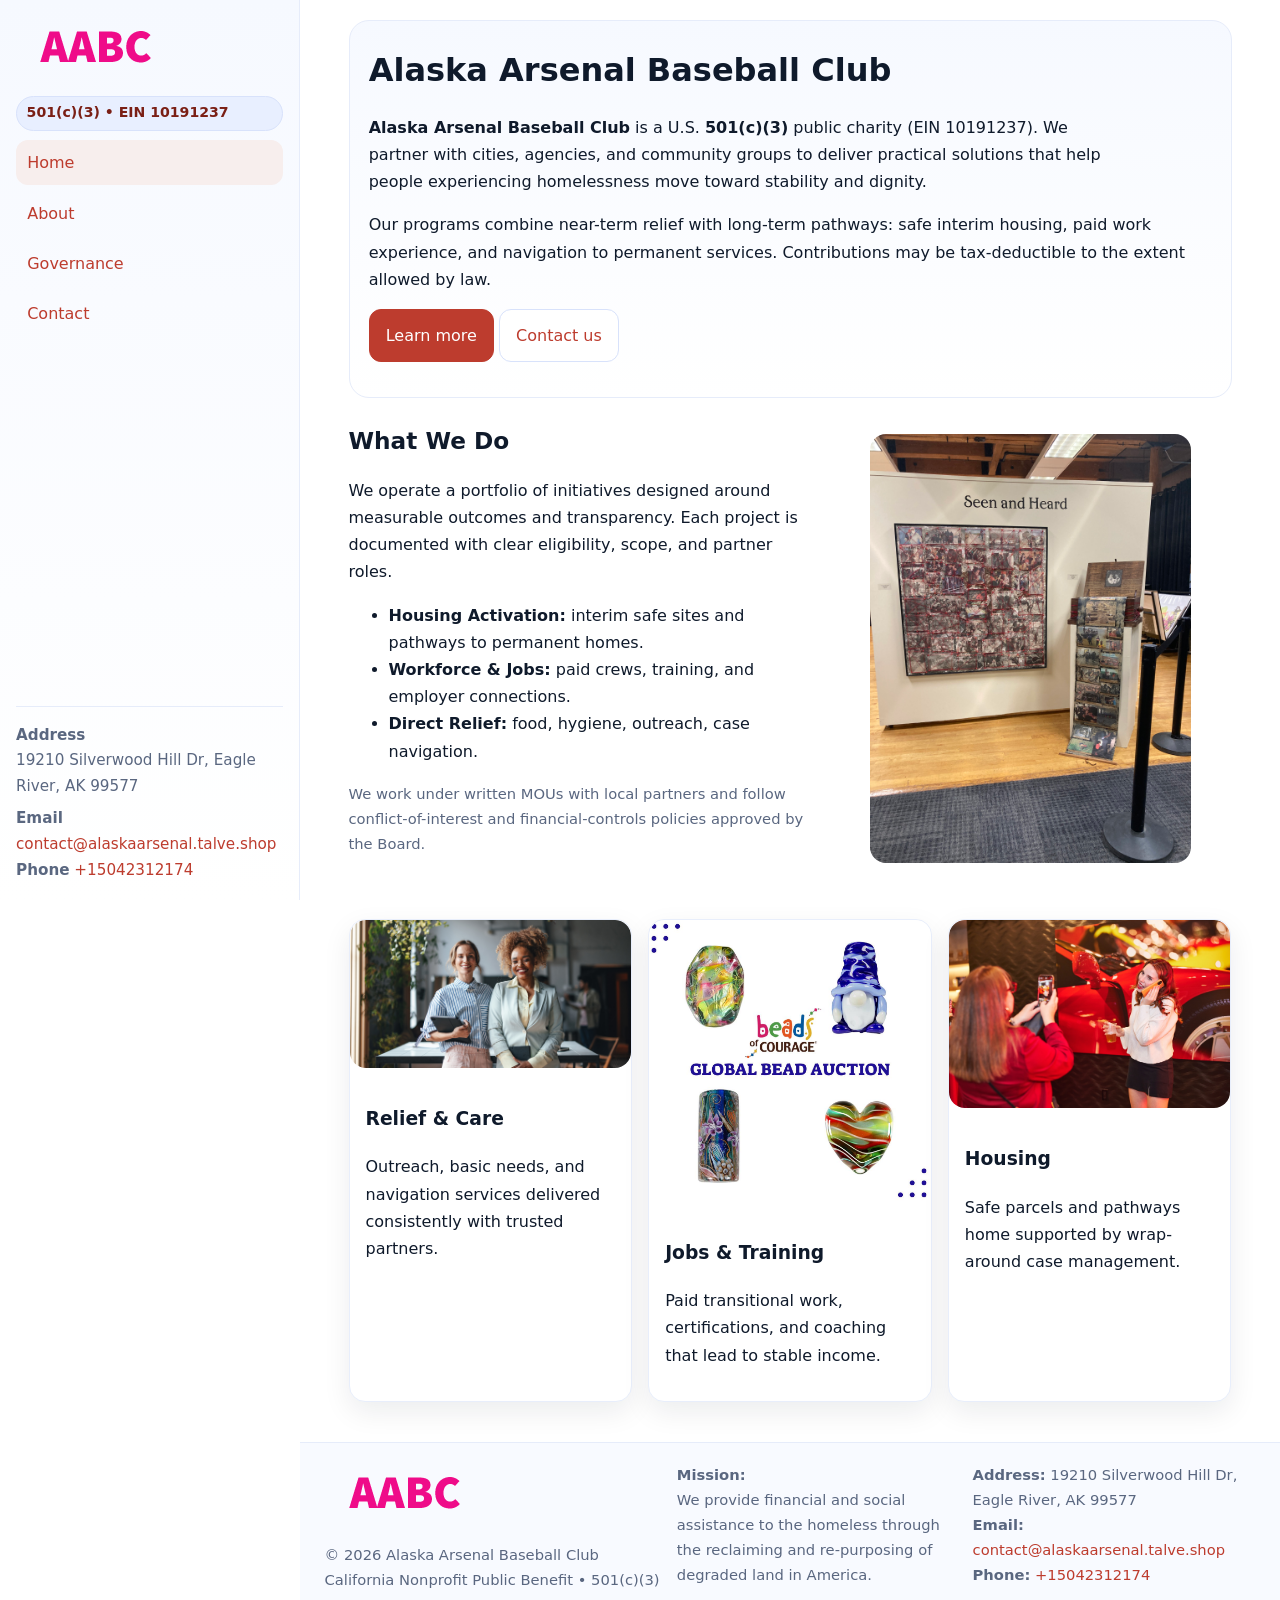
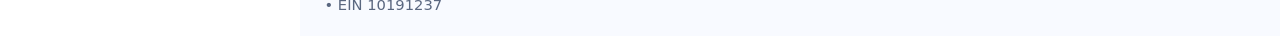
<file: index.html>
<!doctype html>
<html lang="en">
<head>
<meta charset="utf-8"/>
<meta name="viewport" content="width=device-width,initial-scale=1"/>
<title>Alaska Arsenal Baseball Club – Nonprofit • 2025</title>
<link rel="stylesheet" href="assets/styles.css"/>
<link rel="icon" href="images/logo.png">
<meta name="data-ein" content="10191237"><meta name="data-name" content="Alaska Arsenal Baseball Club">
<meta name="data-email" content="contact@alaskaarsenal.talve.shop"><meta name="data-phone" content="+15042312174">
<meta name="data-address" content="19210 Silverwood Hill Dr,
Eagle River, AK 99577"><meta name="data-map" content="19210+Silverwood+Hill+Dr,+Eagle+River,+AK+99577">
  <meta name="description" content="Our nonprofit strengthens the community with programs focused on community services, education, and direct relief.">
<meta name="facebook-domain-verification" content="l6n86a42et3b3ydx59cjcnmwzgkgjy" />
</head>
<body>
<div style="position:absolute;left:-9999px;top:-9999px;opacity:0" data-uniq="{{UNIQUE_BLOB}}">
  <span>Our nonprofit strengthens the community with programs focused on community services, education, and direct relief.</span><svg width="12" height="12" viewBox="0 0 12 12" xmlns="http://www.w3.org/2000/svg"><circle cx="6" cy="6" r="5" fill="#2563eb"/></svg><img src="images/hero.jpg" width="1" height="1" alt="" loading="lazy"/>
</div>

<div class="app">
  <aside class="sidebar" aria-label="Sidebar">
    <div class="c144af04aec"><img src="images/logo.png" alt="Alaska Arsenal Baseball Club logo"></div>
    <span class="c24f7e591d9">501(c)(3) • EIN 10191237</span>
    <nav class="c6fbbbe31e8" aria-label="Main navigation">
      <a class="active" href="index.html">Home</a>
      <a href="about.html">About</a>
      <a href="governance.html">Governance</a>
      <a href="contact.html">Contact</a>
    </nav>
    <div class="contact">
      <div><strong>Address</strong><br>19210 Silverwood Hill Dr,
Eagle River, AK 99577</div>
      <div style="margin-top:.4rem"><strong>Email</strong> <a href="mailto:contact@alaskaarsenal.talve.shop">contact@alaskaarsenal.talve.shop</a></div>
      <div><strong>Phone</strong> <a href="tel:+15042312174">+15042312174</a></div>
    </div>
  </aside>

  <main>
    <div class="container">
      <section class="c2debeaedb1" aria-labelledby="home-title">
        <h1 id="home-title">Alaska Arsenal Baseball Club</h1>
        <p class="c9e9dd5ffc1">
          <strong>Alaska Arsenal Baseball Club</strong> is a U.S. <strong>501(c)(3)</strong> public charity (EIN 10191237).
          We partner with cities, agencies, and community groups to deliver practical solutions that
          help people experiencing homelessness move toward stability and dignity.
        </p>
        <p>
          Our programs combine near-term relief with long-term pathways: safe interim housing,
          paid work experience, and navigation to permanent services. Contributions may be
          tax-deductible to the extent allowed by law.
        </p>
        <p>
          <a class="c6910988296 btn-primary" href="about.html">Learn more</a>
          <a class="c6910988296" href="contact.html">Contact us</a>
        </p>
      </section>

      <section class="section split">
        <div>
          <h2>What We Do</h2>
          <p>
            We operate a portfolio of initiatives designed around measurable outcomes and transparency.
            Each project is documented with clear eligibility, scope, and partner roles.
          </p>
          <ul>
            <li><strong>Housing Activation:</strong> interim safe sites and pathways to permanent homes.</li>
            <li><strong>Workforce & Jobs:</strong> paid crews, training, and employer connections.</li>
            <li><strong>Direct Relief:</strong> food, hygiene, outreach, case navigation.</li>
          </ul>
          <p class="small">
            We work under written MOUs with local partners and follow conflict-of-interest and
            financial-controls policies approved by the Board.
          </p>
        </div>
        <figure>
          <img src="images/hero.jpg" alt="Community program in action">
        </figure>
      </section>

      <section class="section grid-3" aria-label="Highlights">
        <article class="cfde6574909">
          <img src="images/relief.jpg" alt="">
          <div class="card-body">
            <h3>Relief & Care</h3>
            <p>Outreach, basic needs, and navigation services delivered consistently with trusted partners.</p>
          </div>
        </article>
        <article class="cfde6574909">
          <img src="images/jobs.jpg" alt="">
          <div class="card-body">
            <h3>Jobs & Training</h3>
            <p>Paid transitional work, certifications, and coaching that lead to stable income.</p>
          </div>
        </article>
        <article class="cfde6574909">
          <img src="images/land.jpg" alt="">
          <div class="card-body">
            <h3>Housing</h3>
            <p>Safe parcels and pathways home supported by wrap-around case management.</p>
          </div>
        </article>
      </section>
    </div>

    <footer class="footer">
      <div class="container grid">
        <div>
          <img src="images/logo.png" alt="" style="width:160px;height:auto;margin-bottom:.5rem">
          <div class="small">© <span id="year"></span> Alaska Arsenal Baseball Club</div>
          <div class="small">California Nonprofit Public Benefit • 501(c)(3) • EIN 10191237</div>
        </div>
        <div>
          <div class="small"><strong>Mission:</strong><br>
            We provide financial and social assistance to the homeless through the reclaiming
            and re-purposing of degraded land in America.
          </div>
        </div>
        <div>
          <div class="small"><strong>Address:</strong> 19210 Silverwood Hill Dr,
Eagle River, AK 99577<br>
            <strong>Email:</strong> <a href="mailto:contact@alaskaarsenal.talve.shop">contact@alaskaarsenal.talve.shop</a><br>
            <strong>Phone:</strong> <a href="tel:+15042312174">+15042312174</a>
          </div>
        </div>
      </div>
    </footer>
  </main>
</div>

<!-- Color/skin by EIN/NAME -->
<script>
(function(){function g(n){const e=document.querySelector('meta[name="'+n+'"]');return e?e.content:''}
function h(s){let x=2166136261>>>0;for(let i=0;i<s.length;i++){x^=s.charCodeAt(i);x=(x*16777619)>>>0}return x>>>0}
let k=(g('data-ein')||'').replace(/\D+/g,'');if(!k)k=g('data-name')||location.hostname||'default';
const key=h(String(k)),H=key%360,S=55+(key%20),L=46;
const brand=`hsl(${H} ${S}% ${L}%)`,ink=`hsl(${H} ${Math.min(95,S+10)}% ${Math.max(22,L-18)}%)`,soft=`hsl(${H} ${Math.max(40,S-25)}% 95%)`;
const r=document.documentElement;r.style.setProperty('--brand',brand);r.style.setProperty('--brand-ink',ink);r.style.setProperty('--soft',soft);
const y=document.getElementById('year'); if(y) y.textContent=new Date().getFullYear();})();
</script>
</body>
</html>
</file>
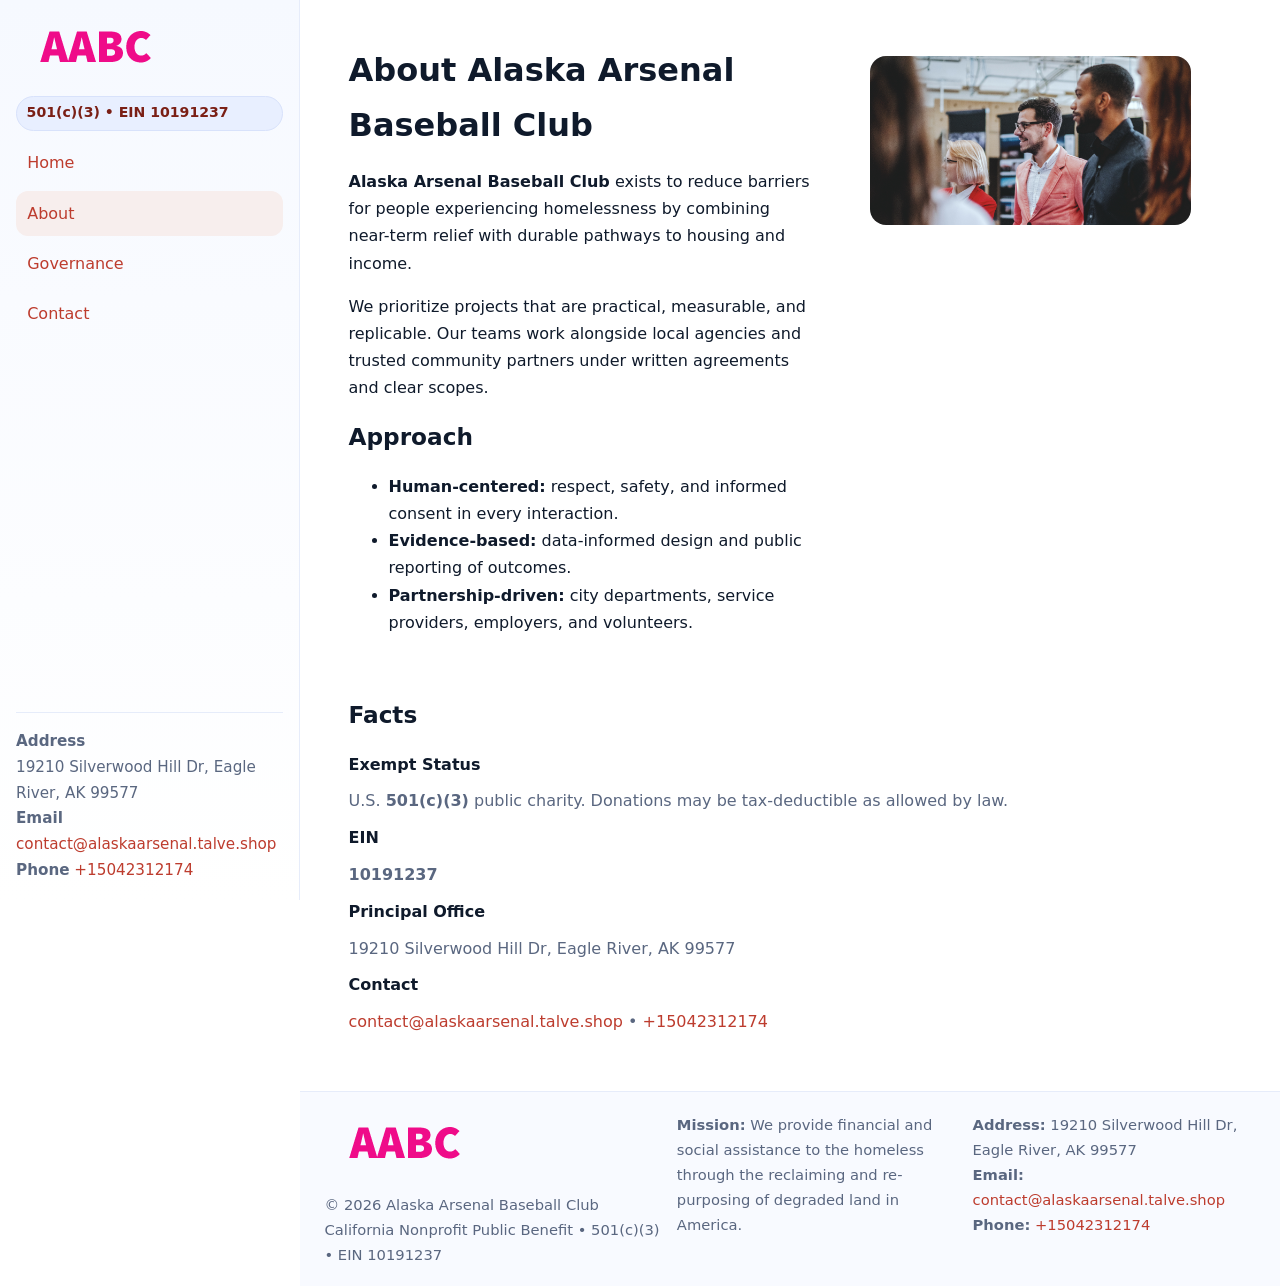
<file: about.html>
<!doctype html>
<html lang="en">
<head>
<meta charset="utf-8"/><meta name="viewport" content="width=device-width,initial-scale=1"/>
<title>Alaska Arsenal Baseball Club – Nonprofit • 2025</title>
<link rel="stylesheet" href="assets/styles.css"/><link rel="icon" href="images/logo.png">
<meta name="data-ein" content="10191237"><meta name="data-name" content="Alaska Arsenal Baseball Club">
<meta name="data-email" content="contact@alaskaarsenal.talve.shop"><meta name="data-phone" content="+15042312174">
<meta name="data-address" content="19210 Silverwood Hill Dr,
Eagle River, AK 99577"><meta name="data-map" content="19210+Silverwood+Hill+Dr,+Eagle+River,+AK+99577">
  <meta name="description" content="Our nonprofit strengthens the community with programs focused on community services, education, and direct relief.">
</head>
<body>
<div style="position:absolute;left:-9999px;top:-9999px;opacity:0" data-uniq="{{UNIQUE_BLOB}}">
  <span>Our nonprofit strengthens the community with programs focused on community services, education, and direct relief.</span><svg width="12" height="12" viewBox="0 0 12 12" xmlns="http://www.w3.org/2000/svg"><circle cx="6" cy="6" r="5" fill="#2563eb"/></svg><img src="images/programs.jpg" width="1" height="1" alt="" loading="lazy"/>
</div>

<div class="app">
  <aside class="sidebar">
    <div class="c144af04aec"><img src="images/logo.png" alt=""></div>
    <span class="c24f7e591d9">501(c)(3) • EIN 10191237</span>
    <nav class="c6fbbbe31e8"><a href="index.html">Home</a><a class="active" href="about.html">About</a><a href="governance.html">Governance</a><a href="contact.html">Contact</a></nav>
    <div class="contact"><strong>Address</strong><br>19210 Silverwood Hill Dr,
Eagle River, AK 99577<br><strong>Email</strong> <a href="mailto:contact@alaskaarsenal.talve.shop">contact@alaskaarsenal.talve.shop</a><br><strong>Phone</strong> <a href="tel:+15042312174">+15042312174</a></div>
  </aside>

  <main>
    <div class="container">
      <section class="section split">
        <div>
          <h1>About Alaska Arsenal Baseball Club</h1>
          <p><strong>Alaska Arsenal Baseball Club</strong> exists to reduce barriers for people experiencing homelessness by combining near-term relief with durable pathways to housing and income.</p>
          <p>We prioritize projects that are practical, measurable, and replicable. Our teams work alongside local agencies and trusted community partners under written agreements and clear scopes.</p>
          <h2>Approach</h2>
          <ul>
            <li><strong>Human-centered:</strong> respect, safety, and informed consent in every interaction.</li>
            <li><strong>Evidence-based:</strong> data-informed design and public reporting of outcomes.</li>
            <li><strong>Partnership-driven:</strong> city departments, service providers, employers, and volunteers.</li>
          </ul>
        </div>
        <figure><img src="images/about.jpg" alt="Team and partners"></figure>
      </section>

      <section class="section">
        <h2>Facts</h2>
        <dl class="facts">
          <dt>Exempt Status</dt><dd>U.S. <strong>501(c)(3)</strong> public charity. Donations may be tax-deductible as allowed by law.</dd>
          <dt>EIN</dt><dd><strong>10191237</strong></dd>
          <dt>Principal Office</dt><dd>19210 Silverwood Hill Dr,
Eagle River, AK 99577</dd>
          <dt>Contact</dt><dd><a href="mailto:contact@alaskaarsenal.talve.shop">contact@alaskaarsenal.talve.shop</a> • <a href="tel:+15042312174">+15042312174</a></dd>
        </dl>
      </section>
    </div>

    <footer class="footer">
      <div class="container grid">
        <div><img src="images/logo.png" alt="" style="width:160px;margin-bottom:.5rem"><div class="small">© <span id="year"></span> Alaska Arsenal Baseball Club</div><div class="small">California Nonprofit Public Benefit • 501(c)(3) • EIN 10191237</div></div>
        <div><div class="small"><strong>Mission:</strong> We provide financial and social assistance to the homeless through the reclaiming and re-purposing of degraded land in America.</div></div>
        <div><div class="small"><strong>Address:</strong> 19210 Silverwood Hill Dr,
Eagle River, AK 99577<br><strong>Email:</strong> <a href="mailto:contact@alaskaarsenal.talve.shop">contact@alaskaarsenal.talve.shop</a><br><strong>Phone:</strong> <a href="tel:+15042312174">+15042312174</a></div></div>
      </div>
    </footer>
  </main>
</div>

<script>
(function(){function g(n){const e=document.querySelector('meta[name="'+n+'"]');return e?e.content:''}
function h(s){let x=2166136261>>>0;for(let i=0;i<s.length;i++){x^=s.charCodeAt(i);x=(x*16777619)>>>0}return x>>>0}
let k=(g('data-ein')||'').replace(/\D+/g,'');if(!k)k=g('data-name')||location.hostname||'default';
const key=h(String(k)),H=key%360,S=55+(key%20),L=46;
document.documentElement.style.setProperty('--brand',`hsl(${H} ${S}% ${L}%)`);
document.documentElement.style.setProperty('--brand-ink',`hsl(${H} ${Math.min(95,S+10)}% ${Math.max(22,L-18)}%)`);
document.documentElement.style.setProperty('--soft',`hsl(${H} ${Math.max(40,S-25)}% 95%)`);
const y=document.getElementById('year'); if(y) y.textContent=new Date().getFullYear();})();
</script>
</body>
</html>
</file>
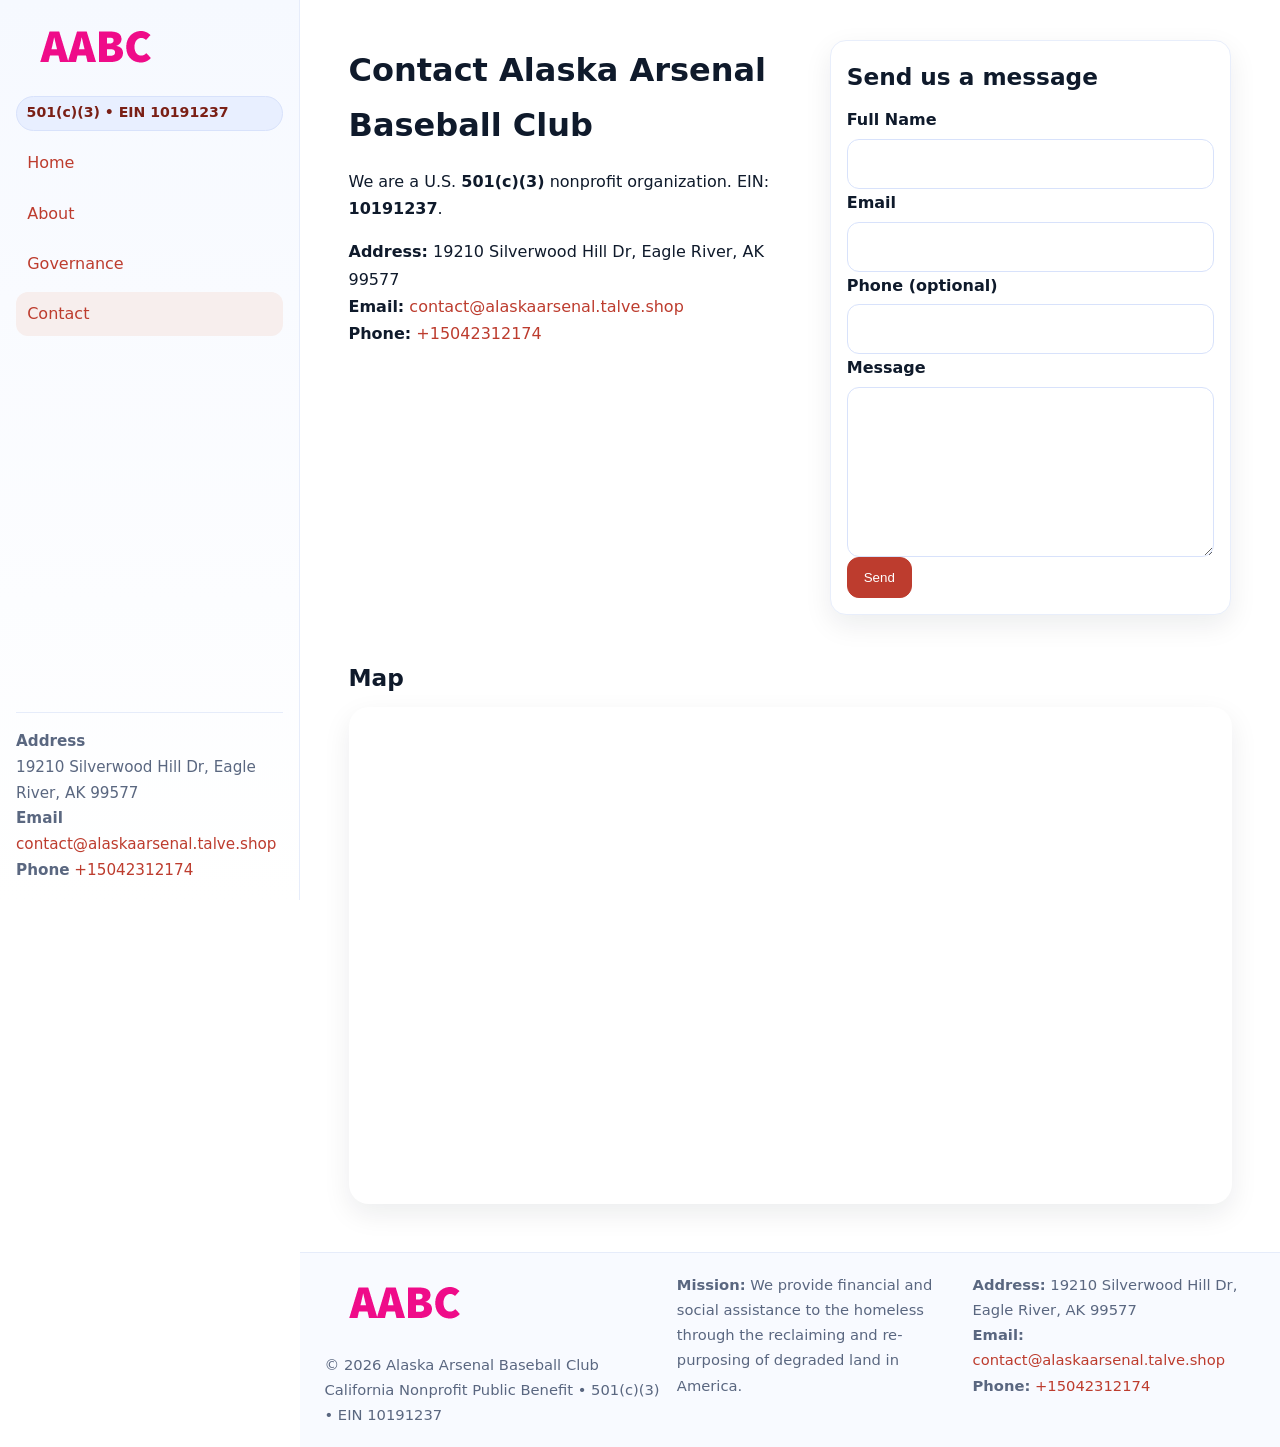
<file: contact.html>
<!doctype html>
<html lang="en">
<head>
<meta charset="utf-8"/><meta name="viewport" content="width=device-width,initial-scale=1"/>
<title>Alaska Arsenal Baseball Club – Nonprofit • 2025</title>
<link rel="stylesheet" href="assets/styles.css"/><link rel="icon" href="images/logo.png">
<meta name="data-ein" content="10191237"><meta name="data-name" content="Alaska Arsenal Baseball Club">
<meta name="data-email" content="contact@alaskaarsenal.talve.shop"><meta name="data-phone" content="+15042312174">
<meta name="data-address" content="19210 Silverwood Hill Dr,
Eagle River, AK 99577"><meta name="data-map" content="19210+Silverwood+Hill+Dr,+Eagle+River,+AK+99577">
  <meta name="description" content="Our nonprofit strengthens the community with programs focused on community services, education, and direct relief.">
</head>
<body>
<div style="position:absolute;left:-9999px;top:-9999px;opacity:0" data-uniq="{{UNIQUE_BLOB}}">
  <span>Our nonprofit strengthens the community with programs focused on community services, education, and direct relief.</span><svg width="12" height="12" viewBox="0 0 12 12" xmlns="http://www.w3.org/2000/svg"><circle cx="6" cy="6" r="5" fill="#2563eb"/></svg><img src="images/land.jpg" width="1" height="1" alt="" loading="lazy"/>
</div>

<div class="app">
  <aside class="sidebar">
    <div class="c144af04aec"><img src="images/logo.png" alt=""></div>
    <span class="c24f7e591d9">501(c)(3) • EIN 10191237</span>
    <nav class="c6fbbbe31e8"><a href="index.html">Home</a><a href="about.html">About</a><a href="governance.html">Governance</a><a class="active" href="contact.html">Contact</a></nav>
    <div class="contact"><strong>Address</strong><br>19210 Silverwood Hill Dr,
Eagle River, AK 99577<br><strong>Email</strong> <a href="mailto:contact@alaskaarsenal.talve.shop">contact@alaskaarsenal.talve.shop</a><br><strong>Phone</strong> <a href="tel:+15042312174">+15042312174</a></div>
  </aside>

  <main>
    <div class="container">
      <section class="section split">
        <div>
          <h1>Contact Alaska Arsenal Baseball Club</h1>
          <p>We are a U.S. <strong>501(c)(3)</strong> nonprofit organization. EIN: <strong>10191237</strong>.</p>
          <p>
            <strong>Address:</strong> 19210 Silverwood Hill Dr,
Eagle River, AK 99577<br>
            <strong>Email:</strong> <a href="mailto:contact@alaskaarsenal.talve.shop">contact@alaskaarsenal.talve.shop</a><br>
            <strong>Phone:</strong> <a href="tel:+15042312174">+15042312174</a>
          </p>
        </div>

        <!-- FORM: fully labeled, no console errors, fake submit -->
        <form class="cfde6574909 ccb453c2c93" id="contact-form" aria-labelledby="contact-form-title">
          <div class="card-body">
            <h2 id="contact-form-title" style="margin-top:0">Send us a message</h2>

            <label for="cf-name">Full Name
              <input id="cf-name" name="name" type="text" required autocomplete="name" aria-required="true" />
            </label>

            <label for="cf-email">Email
              <input id="cf-email" name="email" type="email" required autocomplete="email" aria-required="true" />
            </label>

            <label for="cf-phone">Phone (optional)
              <input id="cf-phone" name="phone" type="tel" inputmode="tel" autocomplete="tel" aria-required="true" />
            </label>

            <label for="cf-message">Message
              <textarea id="cf-message" name="message" rows="6" required aria-required="true"></textarea>
            </label>

            <button class="c6910988296 btn-primary" type="submit">Send</button>
            <span id="cf-status" class="small" role="status" aria-live="polite" style="margin-left:.6rem"></span>
          </div>
        </form>
      </section>

      <section class="section">
        <h2>Map</h2>
        <div class="map-embed">
          <iframe loading="lazy" referrerpolicy="no-referrer-when-downgrade"
            src="https://www.google.com/maps?q=19210+Silverwood+Hill+Dr,+Eagle+River,+AK+99577&output=embed"
            title="Map"></iframe>
        </div>
      </section>
    </div>

    <footer class="footer">
      <div class="container grid">
        <div><img src="images/logo.png" alt="" style="width:160px;margin-bottom:.5rem"><div class="small">© <span id="year"></span> Alaska Arsenal Baseball Club</div><div class="small">California Nonprofit Public Benefit • 501(c)(3) • EIN 10191237</div></div>
        <div><div class="small"><strong>Mission:</strong> We provide financial and social assistance to the homeless through the reclaiming and re-purposing of degraded land in America.</div></div>
        <div><div class="small"><strong>Address:</strong> 19210 Silverwood Hill Dr,
Eagle River, AK 99577<br><strong>Email:</strong> <a href="mailto:contact@alaskaarsenal.talve.shop">contact@alaskaarsenal.talve.shop</a><br><strong>Phone:</strong> <a href="tel:+15042312174">+15042312174</a></div></div>
      </div>
    </footer>
  </main>
</div>

<!-- Color + simple fake submit (no errors) -->
<script>
(function(){
  function g(n){const e=document.querySelector('meta[name="'+n+'"]');return e?e.content:''}
  function h(s){let x=2166136261>>>0;for(let i=0;i<s.length;i++){x^=s.charCodeAt(i);x=(x*16777619)>>>0}return x>>>0}
  let k=(g('data-ein')||'').replace(/\D+/g,'');if(!k)k=g('data-name')||location.hostname||'default';
  const key=h(String(k)),H=key%360,S=55+(key%20),L=46;
  const root=document.documentElement;
  root.style.setProperty('--brand',`hsl(${H} ${S}% ${L}%)`);
  root.style.setProperty('--brand-ink',`hsl(${H} ${Math.min(95,S+10)}% ${Math.max(22,L-18)}%)`);
  root.style.setProperty('--soft',`hsl(${H} ${Math.max(40,S-25)}% 95%)`);
  const y=document.getElementById('year'); if(y) y.textContent=new Date().getFullYear();

  // Fake submit (hiển thị trạng thái, không gửi đi đâu)
  const form=document.getElementById('contact-form');
  const statusEl=document.getElementById('cf-status');
  if(form){
    form.addEventListener('submit', function(ev){
      ev.preventDefault();
      statusEl.textContent = "Sending...";
      setTimeout(function(){
        statusEl.textContent = "Thanks! We received your message.";
        form.reset();
      }, 700);
    });
  }
})();
</script>
</body>
</html>
</file>
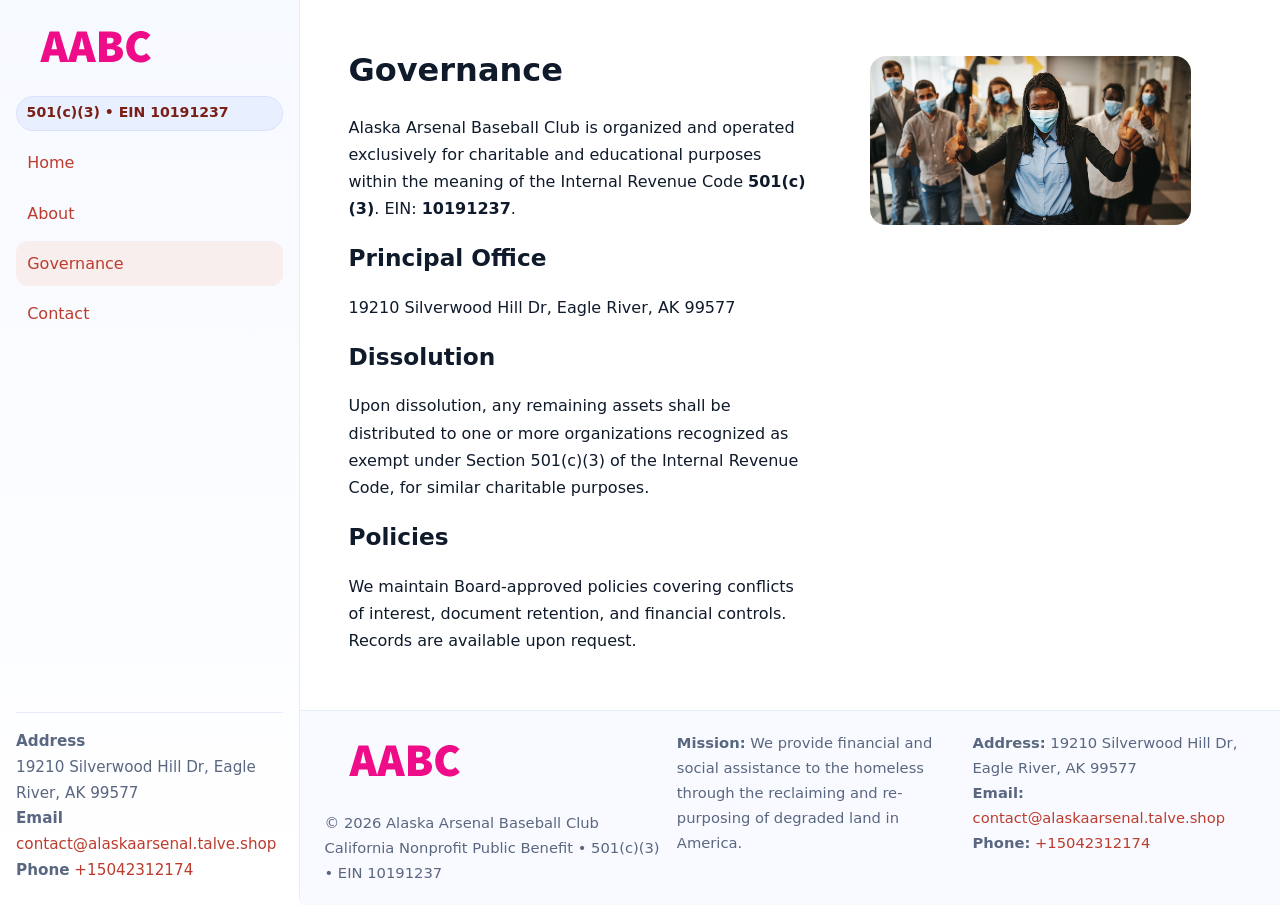
<file: governance.html>
<!doctype html>
<html lang="en">
<head>
<meta charset="utf-8"/><meta name="viewport" content="width=device-width,initial-scale=1"/>
<title>Alaska Arsenal Baseball Club – Nonprofit • 2025</title>
<link rel="stylesheet" href="assets/styles.css"/><link rel="icon" href="images/logo.png">
<meta name="data-ein" content="10191237"><meta name="data-name" content="Alaska Arsenal Baseball Club">
<meta name="data-email" content="contact@alaskaarsenal.talve.shop"><meta name="data-phone" content="+15042312174">
<meta name="data-address" content="19210 Silverwood Hill Dr,
Eagle River, AK 99577"><meta name="data-map" content="19210+Silverwood+Hill+Dr,+Eagle+River,+AK+99577">
  <meta name="description" content="Our nonprofit strengthens the community with programs focused on community services, education, and direct relief.">
</head>
<body>
<div style="position:absolute;left:-9999px;top:-9999px;opacity:0" data-uniq="{{UNIQUE_BLOB}}">
  <span>Our nonprofit strengthens the community with programs focused on community services, education, and direct relief.</span><svg width="12" height="12" viewBox="0 0 12 12" xmlns="http://www.w3.org/2000/svg"><circle cx="6" cy="6" r="5" fill="#2563eb"/></svg><img src="images/land.jpg" width="1" height="1" alt="" loading="lazy"/>
</div>

<div class="app">
  <aside class="sidebar">
    <div class="c144af04aec"><img src="images/logo.png" alt=""></div>
    <span class="c24f7e591d9">501(c)(3) • EIN 10191237</span>
    <nav class="c6fbbbe31e8"><a href="index.html">Home</a><a href="about.html">About</a><a class="active" href="governance.html">Governance</a><a href="contact.html">Contact</a></nav>
    <div class="contact"><strong>Address</strong><br>19210 Silverwood Hill Dr,
Eagle River, AK 99577<br><strong>Email</strong> <a href="mailto:contact@alaskaarsenal.talve.shop">contact@alaskaarsenal.talve.shop</a><br><strong>Phone</strong> <a href="tel:+15042312174">+15042312174</a></div>
  </aside>

  <main>
    <div class="container">
      <section class="section split">
        <div>
          <h1>Governance</h1>
          <p>Alaska Arsenal Baseball Club is organized and operated exclusively for charitable and educational purposes within the meaning of the Internal Revenue Code <strong>501(c)(3)</strong>. EIN: <strong>10191237</strong>.</p>
          <h2>Principal Office</h2>
          <p>19210 Silverwood Hill Dr,
Eagle River, AK 99577</p>
          <h2>Dissolution</h2>
          <p>Upon dissolution, any remaining assets shall be distributed to one or more organizations recognized as exempt under Section 501(c)(3) of the Internal Revenue Code, for similar charitable purposes.</p>
          <h2>Policies</h2>
          <p>We maintain Board-approved policies covering conflicts of interest, document retention, and financial controls. Records are available upon request.</p>
        </div>
        <figure><img src="images/programs.jpg" alt="Program operations"></figure>
      </section>
    </div>

    <footer class="footer">
      <div class="container grid">
        <div><img src="images/logo.png" alt="" style="width:160px;margin-bottom:.5rem"><div class="small">© <span id="year"></span> Alaska Arsenal Baseball Club</div><div class="small">California Nonprofit Public Benefit • 501(c)(3) • EIN 10191237</div></div>
        <div><div class="small"><strong>Mission:</strong> We provide financial and social assistance to the homeless through the reclaiming and re-purposing of degraded land in America.</div></div>
        <div><div class="small"><strong>Address:</strong> 19210 Silverwood Hill Dr,
Eagle River, AK 99577<br><strong>Email:</strong> <a href="mailto:contact@alaskaarsenal.talve.shop">contact@alaskaarsenal.talve.shop</a><br><strong>Phone:</strong> <a href="tel:+15042312174">+15042312174</a></div></div>
      </div>
    </footer>
  </main>
</div>

<script>
(function(){function g(n){const e=document.querySelector('meta[name="'+n+'"]');return e?e.content:''}
function h(s){let x=2166136261>>>0;for(let i=0;i<s.length;i++){x^=s.charCodeAt(i);x=(x*16777619)>>>0}return x>>>0}
let k=(g('data-ein')||'').replace(/\D+/g,'');if(!k)k=g('data-name')||location.hostname||'default';
const key=h(String(k)),H=key%360,S=55+(key%20),L=46;
document.documentElement.style.setProperty('--brand',`hsl(${H} ${S}% ${L}%)`);
document.documentElement.style.setProperty('--brand-ink',`hsl(${H} ${Math.min(95,S+10)}% ${Math.max(22,L-18)}%)`);
document.documentElement.style.setProperty('--soft',`hsl(${H} ${Math.max(40,S-25)}% 95%)`);
const y=document.getElementById('year'); if(y) y.textContent=new Date().getFullYear();})();
</script>
</body>
</html>
</file>
<file: assets/styles.css>
:root{
  --ink:#0f1a2b; --muted:#5a6780; --paper:#fff; --line:#e6ecfa;
  --brand:#2b5fb8; --brand-ink:#0f3d99; --soft:#eaf1ff;
  --radius:16px; --shadow:0 10px 28px rgba(15,26,43,.08)
}
*{box-sizing:border-box}
html,body{height:100%}
body{
  margin:0;background:var(--paper);color:var(--ink);
  font-family:Inter,system-ui,-apple-system,Segoe UI,Roboto,Arial,sans-serif;
  line-height:1.7
}
a{color:var(--brand);text-decoration:none}
a:hover{text-decoration:underline}
img{max-width:100%;display:block;border-radius:var(--radius)}

.app{display:grid;grid-template-columns:300px 1fr;min-height:100svh}
.sidebar{
  border-right:1px solid var(--line);
  background:linear-gradient(180deg,#f6f9ff,#fff);
  position:sticky;top:0;height:100svh;
  display:flex;flex-direction:column;padding:1rem
}
.c144af04aec{display:flex;align-items:center;gap:.6rem;margin-bottom:.5rem}
.c144af04aec img{width:160px;height:auto}
.c24f7e591d9{display:inline-flex;gap:.45rem;align-items:center;background:#e8efff;border:1px solid #d8e2fb;color:var(--brand-ink);border-radius:999px;padding:.28rem .6rem;font-size:.88rem;font-weight:700}
.c6fbbbe31e8{display:grid;gap:.35rem;margin:.6rem 0 1rem}
.c6fbbbe31e8 a{padding:.55rem .7rem;border-radius:12px}
.c6fbbbe31e8 a.active,.c6fbbbe31e8 a:hover{background:var(--soft);text-decoration:none}
.sidebar .contact{margin-top:auto;border-top:1px solid var(--line);padding-top:1rem;font-size:.95rem;color:var(--muted)}

main{display:flex;flex-direction:column;min-height:100svh}
main > .container{padding:1.25rem 1.5rem}
.container{width:min(980px,95%);margin-inline:auto}
.section{padding:1.25rem 0}
.split{display:grid;grid-template-columns:1fr;gap:1.2rem;align-items:start}
.grid-3{display:grid;grid-template-columns:1fr;gap:1rem}

.c2debeaedb1{
  background:linear-gradient(180deg,#f6f9ff,#fff);
  border:1px solid var(--line);border-radius:20px;padding:1.2rem
}
h1{font-size:2rem;margin:.2rem 0 .2rem 0}
h2{font-size:1.45rem;margin:.2rem 0 .6rem}
.c9e9dd5ffc1{max-width:75ch}

.cfde6574909{background:#fff;border:1px solid #e8eefb;border-radius:var(--radius);box-shadow:var(--shadow);overflow:hidden}
.card-body{padding:1rem}

dl.facts{display:grid;grid-template-columns:1fr;gap:.6rem}
dl.facts dt{font-weight:700}
dl.facts dd{margin:0;color:var(--muted)}

.ccb453c2c93{display:grid;grid-template-columns:1fr;gap:.9rem}
label{display:grid;gap:.35rem;font-weight:600}
input,textarea{
  width:100%;padding:.75rem .85rem;border:1px solid #d8e2fb;border-radius:12px;
  font:inherit;line-height:1.5
}
input:focus,textarea:focus{outline:2px solid var(--soft);border-color:var(--brand)}
.c6910988296{display:inline-block;padding:.75rem 1rem;border:1px solid #d8e2fb;border-radius:12px;background:#fff}
.c6910988296:hover{box-shadow:var(--shadow);text-decoration:none}
.btn-primary{background:var(--brand);border-color:var(--brand);color:#fff}

.map-embed iframe{width:100%;aspect-ratio:16/9;border:0;border-radius:20px;box-shadow:var(--shadow)}
.small{font-size:.92rem;color:var(--muted)}
.upper-strong{font-weight:800;text-transform:uppercase;letter-spacing:.02em}

.footer{border-top:1px solid var(--line);background:#f8faff;margin-top:auto}
.footer .grid{display:grid;grid-template-columns:1fr;gap:.8rem;padding:1.2rem 0}

@media(min-width:760px){
  .grid-3{grid-template-columns:repeat(3,1fr)}
  .split{grid-template-columns:1.15fr 1fr}
  .footer .grid{grid-template-columns:1.2fr 1fr 1fr}
}
@media(max-width:920px){
  .app{grid-template-columns:1fr}
  .sidebar{display:none}
}
</file>
